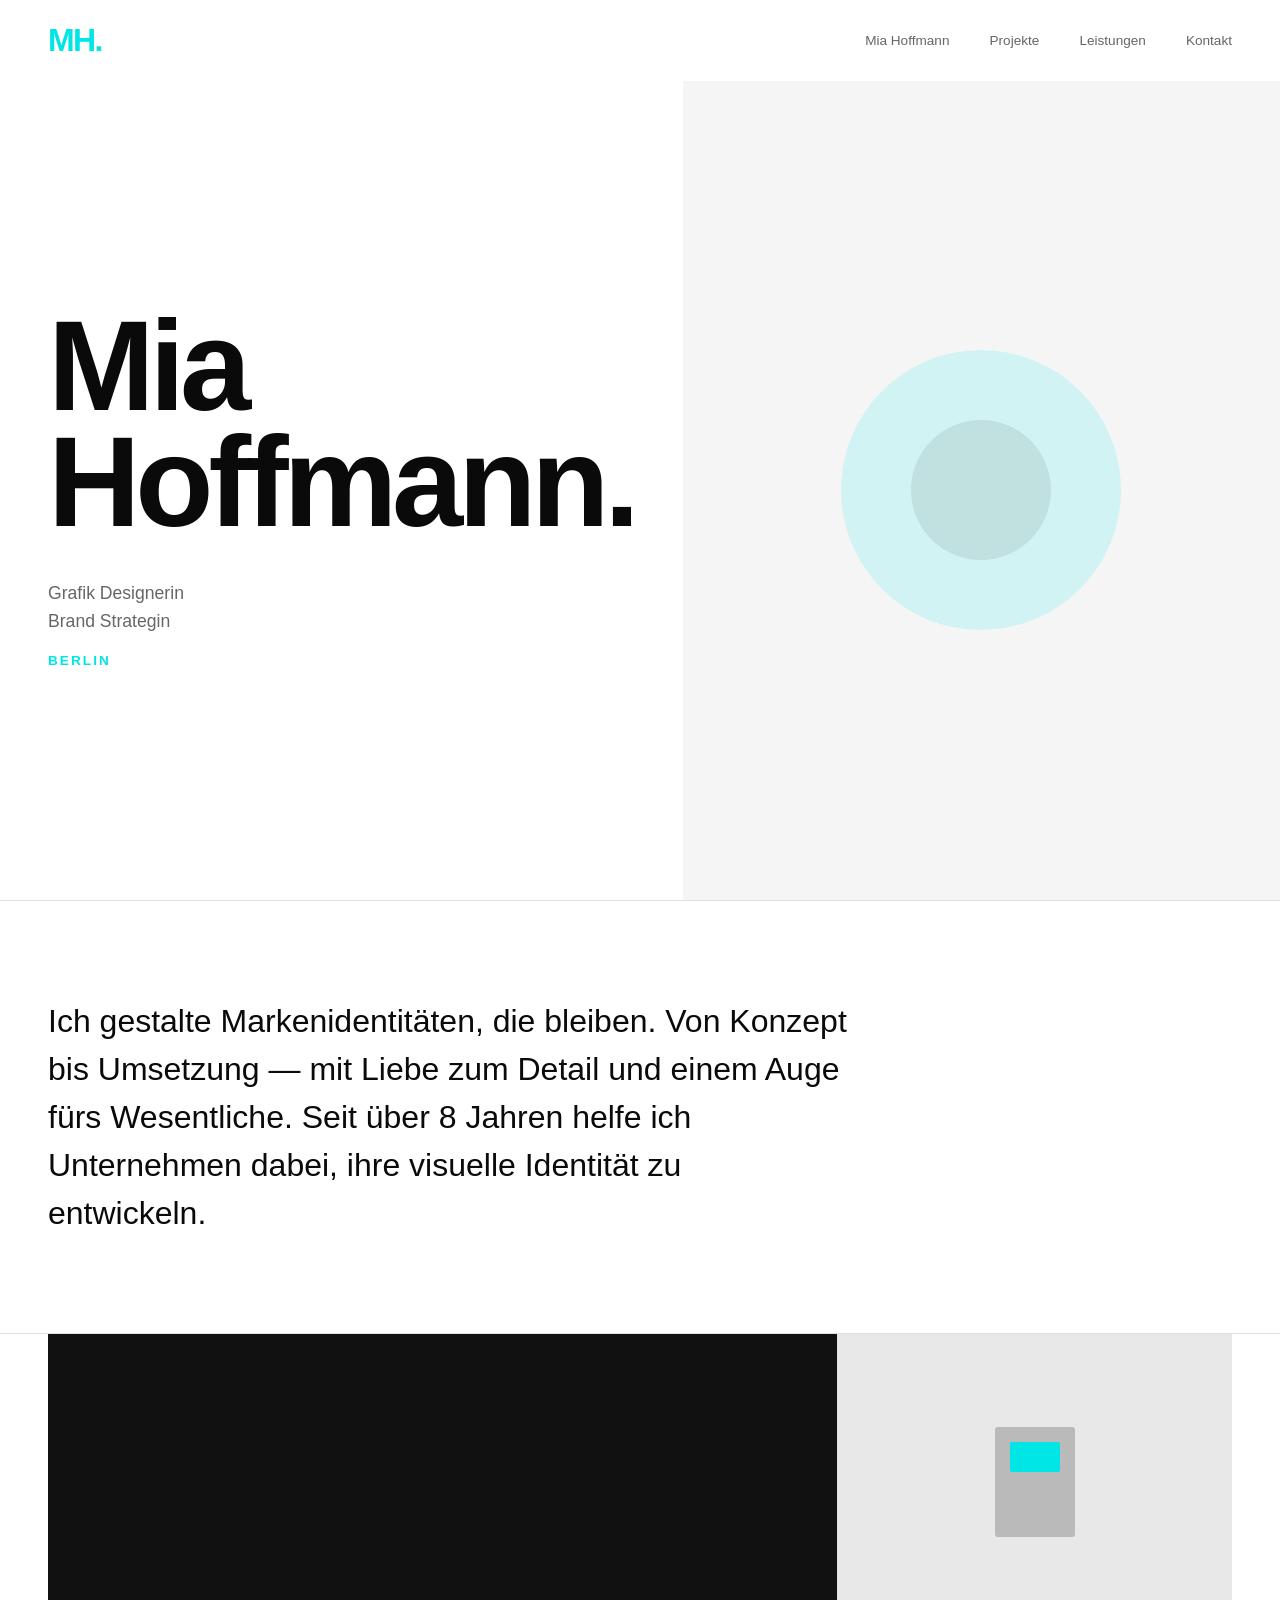
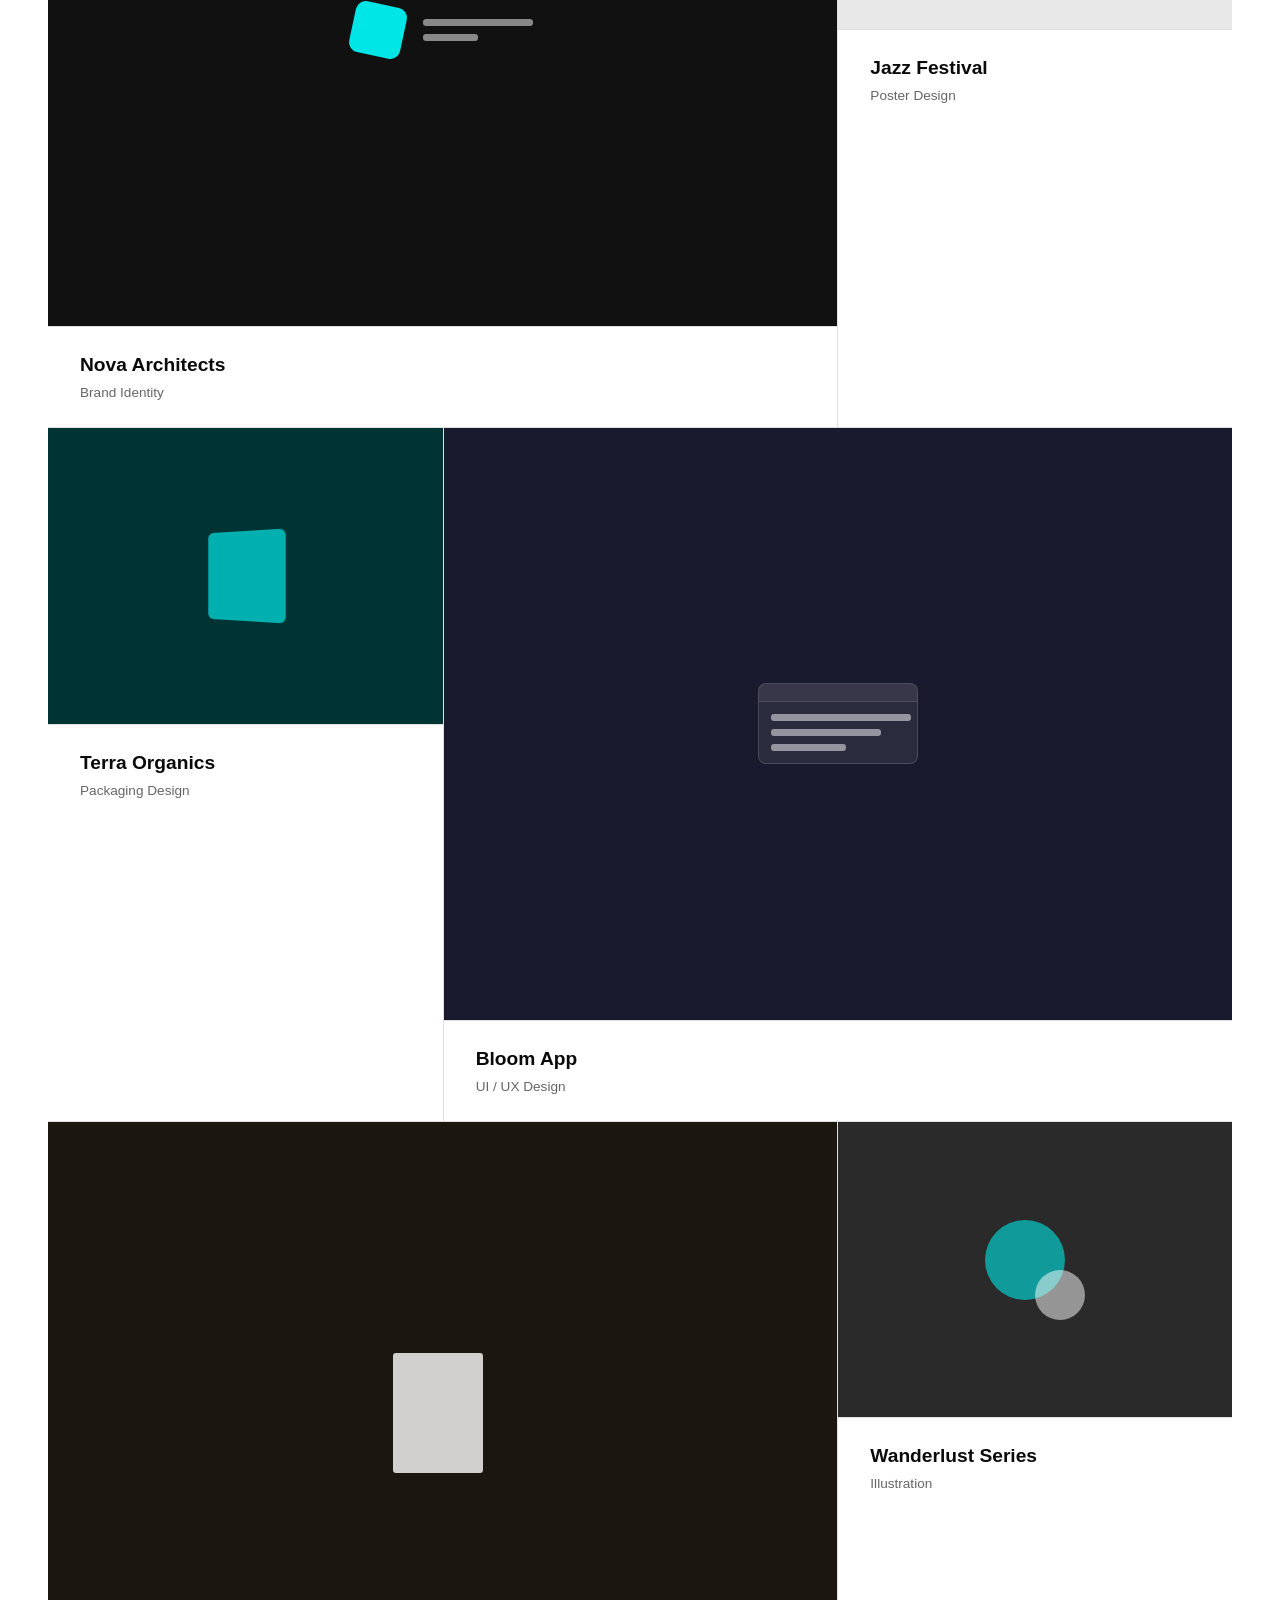
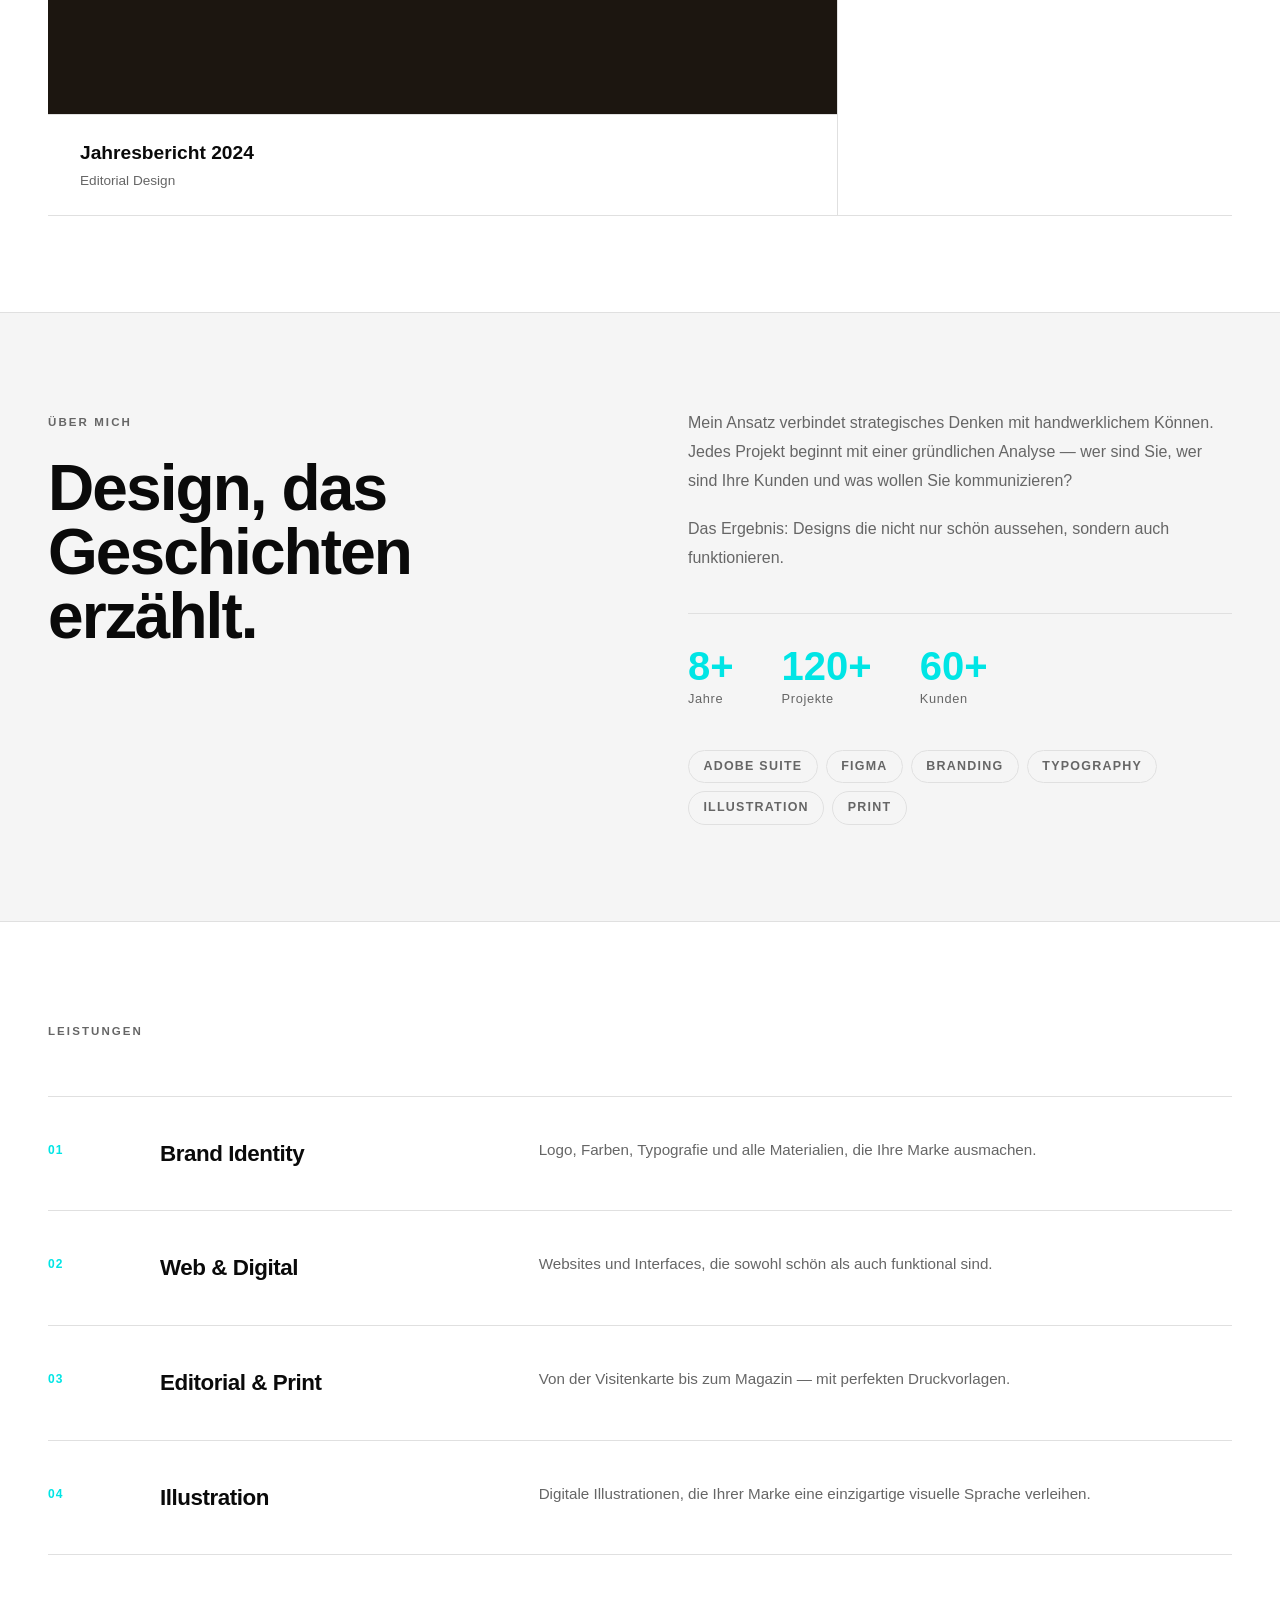
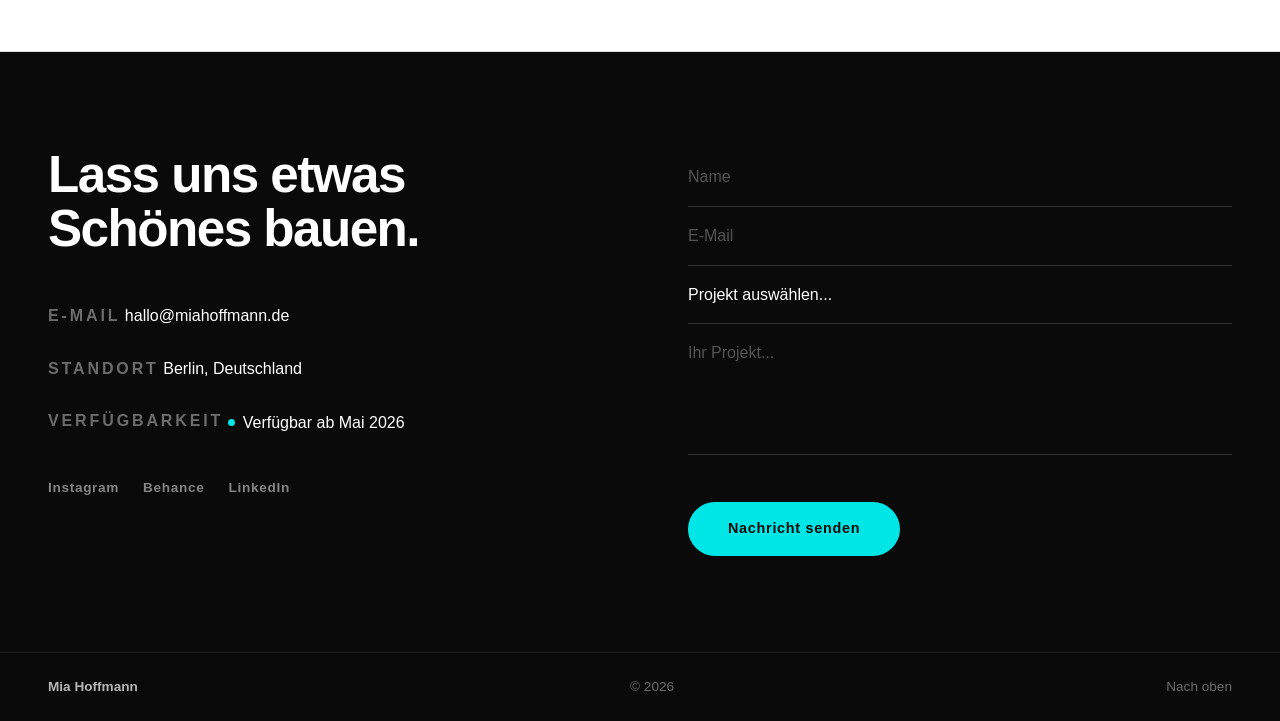
<file: index.html>
<!DOCTYPE html>
<html lang="de">
<head>
  <meta charset="UTF-8" />
  <meta name="viewport" content="width=device-width, initial-scale=1.0" />
  <title>Mia Hoffmann — Grafik Design</title>
  <link rel="stylesheet" href="style.css" />
</head>
<body>

  <!-- Navigation -->
  <nav class="nav">
    <a href="#" class="nav-logo">MH.</a>
    <ul class="nav-links">
      <li><a href="#about">Mia Hoffmann</a></li>
      <li><a href="#work">Projekte</a></li>
      <li><a href="#services">Leistungen</a></li>
      <li><a href="#contact">Kontakt</a></li>
    </ul>
    <button class="nav-toggle" id="navToggle" aria-label="Menü">
      <span></span><span></span>
    </button>
  </nav>

  <!-- Hero -->
  <section class="hero">
    <div class="hero-left">
      <h1 class="hero-title">Mia<br>Hoffmann.</h1>
      <p class="hero-sub">Grafik Designerin<br>Brand Strategin</p>
      <p class="hero-location">Berlin</p>
    </div>
    <div class="hero-right">
      <div class="hero-visual">
        <div class="hero-shape-big"></div>
        <div class="hero-shape-small"></div>
      </div>
    </div>
  </section>

  <!-- Intro text -->
  <section class="intro">
    <div class="intro-inner">
      <p>Ich gestalte Markenidentitäten, die bleiben. Von Konzept bis Umsetzung — mit Liebe zum Detail und einem Auge fürs Wesentliche. Seit über 8 Jahren helfe ich Unternehmen dabei, ihre visuelle Identität zu entwickeln.</p>
    </div>
  </section>

  <!-- Work -->
  <section class="work" id="work">
    <div class="work-inner">

      <div class="work-row">
        <div class="work-item work-item--large">
          <div class="work-img work-img--dark">
            <div class="mock-center">
              <div class="mock-logo-big">
                <div class="mock-icon-rect"></div>
                <div class="mock-lines">
                  <div class="mock-line mock-line--lg"></div>
                  <div class="mock-line mock-line--sm"></div>
                </div>
              </div>
            </div>
          </div>
          <div class="work-meta">
            <h3>Nova Architects</h3>
            <p>Brand Identity</p>
          </div>
        </div>
        <div class="work-item work-item--small">
          <div class="work-img work-img--light">
            <div class="mock-center">
              <div class="mock-poster-shape"></div>
            </div>
          </div>
          <div class="work-meta">
            <h3>Jazz Festival</h3>
            <p>Poster Design</p>
          </div>
        </div>
      </div>

      <div class="work-row work-row--reverse">
        <div class="work-item work-item--small">
          <div class="work-img work-img--cyan">
            <div class="mock-center">
              <div class="mock-package"></div>
            </div>
          </div>
          <div class="work-meta">
            <h3>Terra Organics</h3>
            <p>Packaging Design</p>
          </div>
        </div>
        <div class="work-item work-item--large">
          <div class="work-img work-img--mid">
            <div class="mock-center">
              <div class="mock-screen-frame">
                <div class="mock-screen-top"></div>
                <div class="mock-screen-body">
                  <div class="mock-line mock-line--full"></div>
                  <div class="mock-line mock-line--lg"></div>
                  <div class="mock-line mock-line--med"></div>
                </div>
              </div>
            </div>
          </div>
          <div class="work-meta">
            <h3>Bloom App</h3>
            <p>UI / UX Design</p>
          </div>
        </div>
      </div>

      <div class="work-row">
        <div class="work-item work-item--large">
          <div class="work-img work-img--warm">
            <div class="mock-center">
              <div class="mock-book-stack">
                <div class="mock-book-item"></div>
                <div class="mock-book-item mock-book-item--2"></div>
                <div class="mock-book-item mock-book-item--3"></div>
              </div>
            </div>
          </div>
          <div class="work-meta">
            <h3>Jahresbericht 2024</h3>
            <p>Editorial Design</p>
          </div>
        </div>
        <div class="work-item work-item--small">
          <div class="work-img work-img--neutral">
            <div class="mock-center">
              <div class="mock-illo-simple">
                <div class="mock-circle-big"></div>
                <div class="mock-circle-small"></div>
              </div>
            </div>
          </div>
          <div class="work-meta">
            <h3>Wanderlust Series</h3>
            <p>Illustration</p>
          </div>
        </div>
      </div>

    </div>
  </section>

  <!-- About -->
  <section class="about" id="about">
    <div class="about-inner">
      <div class="about-left">
        <span class="label">Über mich</span>
        <h2>Design, das<br>Geschichten<br>erzählt.</h2>
      </div>
      <div class="about-right">
        <p>Mein Ansatz verbindet strategisches Denken mit handwerklichem Können. Jedes Projekt beginnt mit einer gründlichen Analyse — wer sind Sie, wer sind Ihre Kunden und was wollen Sie kommunizieren?</p>
        <p>Das Ergebnis: Designs die nicht nur schön aussehen, sondern auch funktionieren.</p>
        <div class="about-stats">
          <div class="stat">
            <span class="stat-n">8+</span>
            <span class="stat-l">Jahre</span>
          </div>
          <div class="stat">
            <span class="stat-n">120+</span>
            <span class="stat-l">Projekte</span>
          </div>
          <div class="stat">
            <span class="stat-n">60+</span>
            <span class="stat-l">Kunden</span>
          </div>
        </div>
        <div class="skills">
          <span>Adobe Suite</span>
          <span>Figma</span>
          <span>Branding</span>
          <span>Typography</span>
          <span>Illustration</span>
          <span>Print</span>
        </div>
      </div>
    </div>
  </section>

  <!-- Services -->
  <section class="services" id="services">
    <div class="services-inner">
      <div class="services-header">
        <span class="label">Leistungen</span>
      </div>
      <div class="services-list">
        <div class="service-row">
          <span class="service-num">01</span>
          <h3>Brand Identity</h3>
          <p>Logo, Farben, Typografie und alle Materialien, die Ihre Marke ausmachen.</p>
        </div>
        <div class="service-row">
          <span class="service-num">02</span>
          <h3>Web &amp; Digital</h3>
          <p>Websites und Interfaces, die sowohl schön als auch funktional sind.</p>
        </div>
        <div class="service-row">
          <span class="service-num">03</span>
          <h3>Editorial &amp; Print</h3>
          <p>Von der Visitenkarte bis zum Magazin — mit perfekten Druckvorlagen.</p>
        </div>
        <div class="service-row">
          <span class="service-num">04</span>
          <h3>Illustration</h3>
          <p>Digitale Illustrationen, die Ihrer Marke eine einzigartige visuelle Sprache verleihen.</p>
        </div>
      </div>
    </div>
  </section>

  <!-- Contact -->
  <section class="contact" id="contact">
    <div class="contact-inner">
      <div class="contact-left">
        <h2>Lass uns etwas<br>Schönes bauen.</h2>
        <div class="contact-details">
          <div class="cdet">
            <span class="label">E-Mail</span>
            <a href="mailto:hallo@miahoffmann.de">hallo@miahoffmann.de</a>
          </div>
          <div class="cdet">
            <span class="label">Standort</span>
            <span>Berlin, Deutschland</span>
          </div>
          <div class="cdet">
            <span class="label">Verfügbarkeit</span>
            <span class="avail">Verfügbar ab Mai 2026</span>
          </div>
        </div>
        <div class="social-links">
          <a href="#">Instagram</a>
          <a href="#">Behance</a>
          <a href="#">LinkedIn</a>
        </div>
      </div>
      <form class="contact-form" id="contactForm">
        <div class="form-group">
          <input type="text" placeholder="Name" required />
        </div>
        <div class="form-group">
          <input type="email" placeholder="E-Mail" required />
        </div>
        <div class="form-group">
          <select>
            <option value="">Projekt auswählen...</option>
            <option>Brand Identity</option>
            <option>Web &amp; Digital</option>
            <option>Editorial &amp; Print</option>
            <option>Illustration</option>
          </select>
        </div>
        <div class="form-group">
          <textarea rows="5" placeholder="Ihr Projekt..." required></textarea>
        </div>
        <button type="submit" class="btn-send">Nachricht senden</button>
      </form>
    </div>
  </section>

  <!-- Footer -->
  <footer class="footer">
    <span class="footer-logo">Mia Hoffmann</span>
    <span class="footer-copy">&copy; 2026</span>
    <a href="#" id="backTop" class="footer-top">Nach oben</a>
  </footer>

  <script src="script.js"></script>
</body>
</html>
</file>
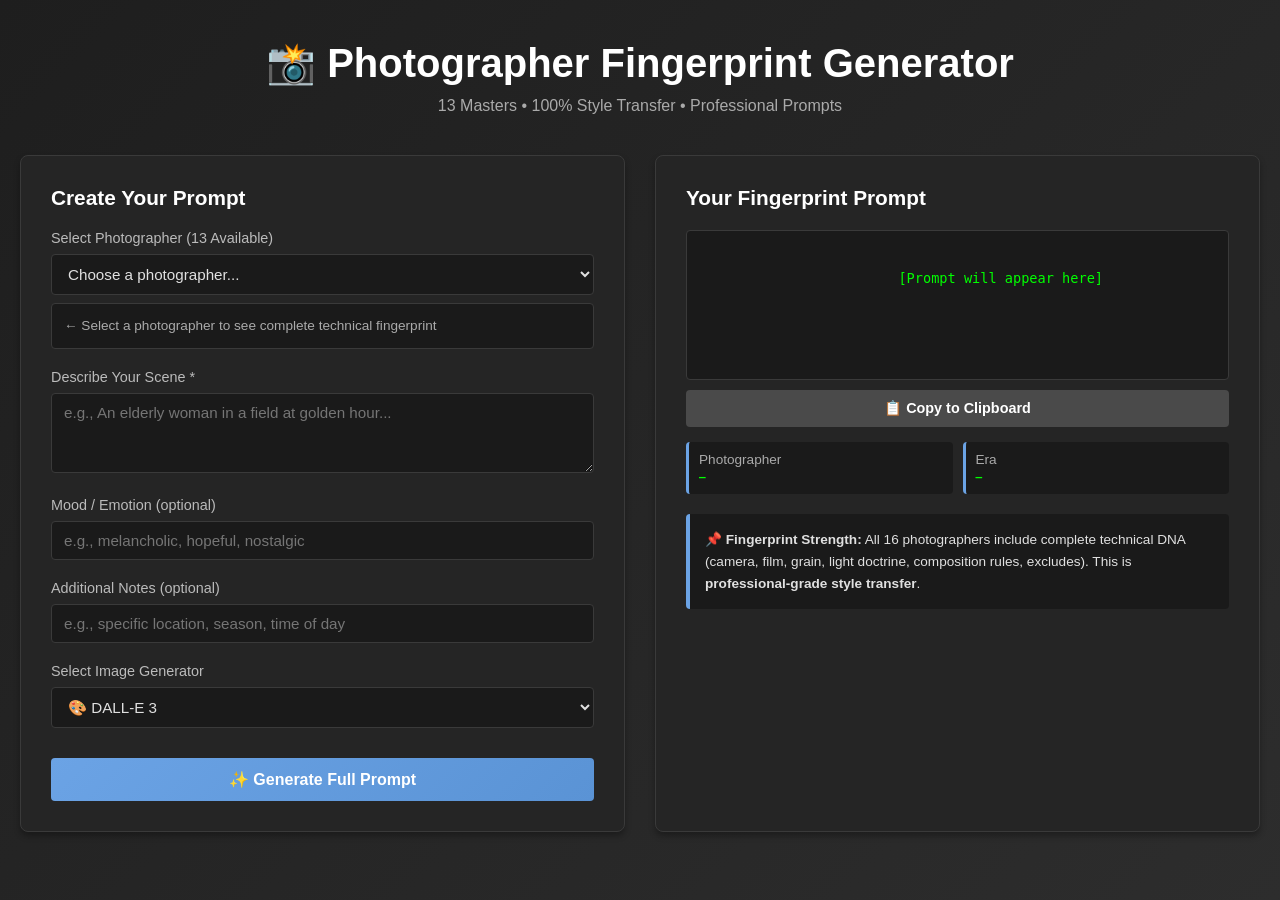
<file: photographer-fingerprint.html>
<!DOCTYPE html>
<html lang="en">
<head>
    <meta charset="UTF-8">
    <meta name="viewport" content="width=device-width, initial-scale=1.0">
    <title>Photographer Fingerprint Generator — 16 Masters</title>
    <style>
        * {
            margin: 0;
            padding: 0;
            box-sizing: border-box;
        }

        body {
            font-family: -apple-system, BlinkMacSystemFont, 'Segoe UI', Roboto, Oxygen, Ubuntu, sans-serif;
            background: linear-gradient(135deg, #1e1e1e 0%, #2d2d2d 100%);
            color: #e0e0e0;
            min-height: 100vh;
            padding: 20px;
        }

        .container {
            max-width: 1400px;
            margin: 0 auto;
        }

        header {
            text-align: center;
            margin-bottom: 40px;
            padding-top: 20px;
        }

        h1 {
            font-size: 2.5em;
            margin-bottom: 10px;
            color: #fff;
            font-weight: 700;
        }

        .subtitle {
            font-size: 1em;
            color: #aaa;
            font-weight: 300;
        }

        .content {
            display: grid;
            grid-template-columns: 1fr 1fr;
            gap: 30px;
            margin-bottom: 40px;
        }

        .panel {
            background: #252525;
            border: 1px solid #3a3a3a;
            border-radius: 8px;
            padding: 30px;
            box-shadow: 0 4px 6px rgba(0, 0, 0, 0.3);
        }

        .panel h2 {
            font-size: 1.3em;
            margin-bottom: 20px;
            color: #fff;
            font-weight: 600;
        }

        .form-group {
            margin-bottom: 20px;
        }

        label {
            display: block;
            margin-bottom: 8px;
            font-size: 0.9em;
            font-weight: 500;
            color: #bbb;
        }

        select, input[type="text"], textarea {
            width: 100%;
            padding: 10px 12px;
            background: #1a1a1a;
            border: 1px solid #3a3a3a;
            border-radius: 4px;
            color: #e0e0e0;
            font-size: 0.95em;
            font-family: inherit;
            transition: border-color 0.2s;
        }

        select:focus, input:focus, textarea:focus {
            outline: none;
            border-color: #6ba3e5;
            box-shadow: 0 0 0 3px rgba(107, 163, 229, 0.1);
        }

        textarea {
            min-height: 80px;
            resize: vertical;
        }

        .fingerprint-preview {
            background: #1a1a1a;
            border: 1px solid #3a3a3a;
            border-radius: 4px;
            padding: 12px;
            margin-top: 8px;
            font-size: 0.85em;
            line-height: 1.5;
            color: #aaa;
            max-height: 150px;
            overflow-y: auto;
        }

        button {
            background: linear-gradient(135deg, #6ba3e5 0%, #5a93d5 100%);
            color: white;
            border: none;
            padding: 12px 24px;
            border-radius: 4px;
            font-size: 1em;
            font-weight: 600;
            cursor: pointer;
            transition: all 0.2s;
            width: 100%;
            margin-top: 10px;
        }

        button:hover {
            background: linear-gradient(135deg, #7bb0ed, #6aa3dd);
            transform: translateY(-2px);
            box-shadow: 0 4px 12px rgba(107, 163, 229, 0.3);
        }

        button:active {
            transform: translateY(0);
        }

        .output-section {
            margin-top: 20px;
        }

        .prompt-box {
            background: #1a1a1a;
            border: 1px solid #3a3a3a;
            border-radius: 4px;
            padding: 15px;
            min-height: 150px;
            line-height: 1.6;
            white-space: pre-wrap;
            word-break: break-word;
            font-size: 0.85em;
            font-family: 'Monaco', 'Menlo', monospace;
            color: #0f0;
            max-height: 400px;
            overflow-y: auto;
        }

        .copy-btn {
            background: #4a4a4a;
            margin-top: 10px;
            font-size: 0.9em;
            padding: 10px 16px;
        }

        .copy-btn:hover {
            background: #5a5a5a;
        }

        .copy-btn.copied {
            background: #4caf50;
        }

        .metadata {
            display: grid;
            grid-template-columns: 1fr 1fr;
            gap: 10px;
            margin-top: 15px;
            font-size: 0.85em;
        }

        .metadata-item {
            background: #1a1a1a;
            padding: 10px;
            border-radius: 4px;
            border-left: 3px solid #6ba3e5;
        }

        .metadata-label {
            color: #aaa;
            display: block;
            margin-bottom: 2px;
        }

        .metadata-value {
            color: #0f0;
            font-weight: 600;
            font-family: monospace;
        }

        @media (max-width: 768px) {
            .content {
                grid-template-columns: 1fr;
            }

            h1 {
                font-size: 1.8em;
            }
        }

        .info-box {
            background: #1a1a1a;
            border-left: 4px solid #6ba3e5;
            padding: 15px;
            margin-top: 20px;
            border-radius: 4px;
            font-size: 0.85em;
            line-height: 1.6;
        }
    </style>
</head>
<body>
    <div class="container">
        <header>
            <h1>📸 Photographer Fingerprint Generator</h1>
            <p class="subtitle">13 Masters • 100% Style Transfer • Professional Prompts</p>
        </header>

        <div class="content">
            <!-- LEFT PANEL: INPUT -->
            <div class="panel">
                <h2>Create Your Prompt</h2>

                <div class="form-group">
                    <label for="photographer">Select Photographer (13 Available)</label>
                    <select id="photographer" onchange="updateFingerprint()">
                        <option value="">Choose a photographer...</option>
                    </select>
                    <div class="fingerprint-preview" id="fingerprint"></div>
                </div>

                <div class="form-group">
                    <label for="subject">Describe Your Scene *</label>
                    <textarea id="subject" placeholder="e.g., An elderly woman in a field at golden hour..."></textarea>
                </div>

                <div class="form-group">
                    <label for="mood">Mood / Emotion (optional)</label>
                    <input type="text" id="mood" placeholder="e.g., melancholic, hopeful, nostalgic">
                </div>

                <div class="form-group">
                    <label for="style">Additional Notes (optional)</label>
                    <input type="text" id="style" placeholder="e.g., specific location, season, time of day">
                </div>

                <div class="form-group">
                    <label for="generator">Select Image Generator</label>
                    <select id="generator">
                        <option value="dalle">🎨 DALL-E 3</option>
                        <option value="midjourney">🎬 Midjourney</option>
                        <option value="stable">⚙️ Stable Diffusion 3</option>
                        <option value="nano">⚡ Nano Banana Pro</option>
                        <option value="higgsfield">✨ Higgsfield</option>
                    </select>
                </div>

                <button onclick="generatePrompt()">✨ Generate Full Prompt</button>
            </div>

            <!-- RIGHT PANEL: OUTPUT -->
            <div class="panel">
                <h2>Your Fingerprint Prompt</h2>

                <div class="output-section">
                    <div class="prompt-box" id="promptOutput">
                        [Prompt will appear here]
                    </div>
                    <button class="copy-btn" id="copyBtn" onclick="copyToClipboard()">📋 Copy to Clipboard</button>
                </div>

                <div class="metadata" id="metadata">
                    <div class="metadata-item">
                        <span class="metadata-label">Photographer</span>
                        <span class="metadata-value" id="metaPhotographer">—</span>
                    </div>
                    <div class="metadata-item">
                        <span class="metadata-label">Era</span>
                        <span class="metadata-value" id="metaEra">—</span>
                    </div>
                </div>

                <div class="info-box">
                    <strong>📌 Fingerprint Strength:</strong> All 16 photographers include complete technical DNA (camera, film, grain, light doctrine, composition rules, excludes). This is <strong>professional-grade style transfer</strong>.
                </div>
            </div>
        </div>
    </div>

    <script>
        // COMPLETE PHOTOGRAPHER DATABASE (13 MASTERS)
        const photographers = {
            "webb": {
                "name": "Alex Webb",
                "era": "1960s–present",
                "camera": "Leica M Rangefinder, 35mm",
                "film": "Kodachrome 64 (Color)",
                "grain": "Fine, structured",
                "exposure": "Exposed for highlights → deep shadow",
                "light": "Hard tropical sun (midday), high contrast, deep shadows",
                "composition": "Orderly Chaos — stratified FG/MG/BG depth, dense frame, geometric overlay",
                "color": "Selectively saturated, warm Kodachrome cast, color vibrates in scene",
                "excludes": "NO anamorphic bokeh, NO teal-amber, NO golden-hour, NO diffusion bloom",
                "fingerprint": "Leica rangefinder, Kodachrome, hard tropical sun, stratified depth, orderly chaos composition"
            },
            "salgado": {
                "name": "Sebastião Salgado",
                "era": "1970s–present",
                "camera": "Leica M6 + Pentax 67 (medium format)",
                "film": "Kodak Tri-X 400 (B&W)",
                "grain": "Structured, moderate",
                "exposure": "Shadow detail → deep charcoal",
                "light": "Natural light, directional, high-contrast, monumental, dignifying",
                "composition": "Systemic-monumental, epic scale, shows labor systems at scale",
                "color": "B&W exclusively, high-contrast, rich tonal range",
                "excludes": "NO CGI, NO plastic, NO AI smoothing, NO color, NO artificial light",
                "fingerprint": "Leica/Pentax 67, Tri-X B&W, systemic monumental composition, dignity preserved"
            },
            "soth": {
                "name": "Alec Soth",
                "era": "1990s–present",
                "camera": "8x10 Large-Format (Deardorff, Cambo), 300mm",
                "film": "Kodak Portra 400 (Color)",
                "grain": "Fine, structured",
                "exposure": "Soft, diffuse light",
                "light": "Natural interior/golden hour, soft, diffuse, never harsh",
                "composition": "Straightforward minimalist, threshold spaces, wide DoF, contemplative",
                "color": "Warm natural Portra palette, moderate saturation, rich layered tonality",
                "excludes": "NO dramatic lighting, NO color saturation boost, NO theatrical emotion",
                "fingerprint": "8x10 large-format, Portra 400, soft natural light, threshold spaces, contemplative"
            },
            "maier": {
                "name": "Vivian Maier",
                "era": "1950s–1990s",
                "camera": "Rolleiflex TLR (6x6), later Leica IIIc",
                "film": "Kodak Tri-X (B&W) / Ektachrome (Color)",
                "grain": "Fine to moderate",
                "exposure": "High-contrast B&W or saturated color",
                "light": "Natural street light exclusively, never manipulated",
                "composition": "Waist-level perspective, candid close-up fearless, encounter-based",
                "color": "High-contrast B&W or saturated color, street-found",
                "excludes": "NO posed subjects, NO artificial light, NO melancholic slowness",
                "fingerprint": "Rolleiflex TLR, waist-level perspective, candid encounter, humor + irony"
            },
            "eggleston": {
                "name": "William Eggleston",
                "era": "1960s–present",
                "camera": "Leica M, Canon AE-1",
                "film": "Kodachrome 64, Dye-Transfer",
                "grain": "Fine, vivid",
                "exposure": "High-key bright, democratic",
                "light": "Natural light only, high-key bright, democratic",
                "composition": "Democratic — all subjects equal, meticulous framing under snapshot-casual",
                "color": "Dye-Transfer saturated (vivid, high-key), color IS protagonist",
                "excludes": "NO dramatic lighting, NO narrative arc, NO artificial light",
                "fingerprint": "Kodachrome Dye-Transfer, color democratized, banal objects extraordinary"
            },
            "frank": {
                "name": "Robert Frank",
                "era": "1950s–1970s",
                "camera": "Leica M3 + Nikon S2",
                "film": "B&W high-contrast, fine grain",
                "grain": "Fine but visible, documentary",
                "exposure": "Harsh shadows, available light only",
                "light": "Natural street light, harsh, found, unmanipulated",
                "composition": "Intentional imperfection (blurry, crooked, grainy), candid, quick",
                "color": "B&W exclusively, high-contrast, anti-technical-perfection",
                "excludes": "NO artificial light, NO melodrama, NO anamorphic bokeh, NO explanation",
                "fingerprint": "Leica M3/Nikon, B&W high-contrast, intentional imperfection, Beat sensibility"
            },
            "moriyama": {
                "name": "Daido Moriyama",
                "era": "1960s–present",
                "camera": "Contax G2 compact, shoot from hip",
                "film": "Kodak Tri-X 400 (B&W, high-contrast)",
                "grain": "EXTREME — visible, intentional, philosophical",
                "exposure": "Deep black shadows (near silhouette)",
                "light": "Available + neon + urban street light, hard contrast, Tokyo night",
                "composition": "Are-Bure-Boke (grainy-blurry-out-of-focus), fragmentary, non-hierarchical",
                "color": "B&W exclusively, dramatic black-white separation, no midtone smoothing",
                "excludes": "NO artificial light correction, NO midtone smoothing, NO photographic perfection",
                "fingerprint": "Contax G2, Tri-X extreme grain, Tokyo neon night, are-bure-boke doctrine"
            },
            "drake": {
                "name": "Carolyn Drake",
                "era": "1990s–present",
                "camera": "Digital + Analog hybrid",
                "film": "Color OR B&W project-dependent",
                "grain": "Variable per project",
                "exposure": "Natural, soft, no dramatic contrasts",
                "light": "Indoor-disposed, diffuse, not neon-sharp, warm-toned",
                "composition": "Direct frontal composition, group-focused, collaboration-based",
                "color": "Warm skin tones always, muted or vibrant per narrative",
                "excludes": "NO street-candid, NO dramatic lighting, NO savior-narrative",
                "fingerprint": "Hybrid digital+analog, warm soft light, group collaboration, textile integration"
            },
            "koudelka": {
                "name": "Josef Koudelka",
                "era": "1960s–present",
                "camera": "Exakta → Leica M → Fuji GX617 panoramic",
                "film": "B&W high-contrast, push-processed to 1600-3200 ASA",
                "grain": "Heavy, structured, intentional",
                "exposure": "Deep black shadows with minimal detail",
                "light": "Natural exclusively, directional, sculpting, theater-influenced",
                "composition": "Dramatic precise, strong diagonals, figure isolated in emptiness",
                "color": "B&W exclusively, extreme contrast, few midtones",
                "excludes": "NO color, NO soft diffusion, NO golden-hour, NO snapshot-casual",
                "fingerprint": "Leica M, B&W push-processed extreme grain, diagonal isolation, exile aesthetic"
            },
            "ijewere": {
                "name": "Nadine Ijewere",
                "era": "2000s–present",
                "camera": "Analog film handheld (color)",
                "film": "Color exclusively, warm tones dominant",
                "grain": "Fine, warm film-characteristic",
                "exposure": "Warm, directional, flattering skin lighting",
                "light": "Natural + studio hybrid, warm, skin-first priority",
                "composition": "Anschnitt (deliberate cropping at frame edge), group shots, community-focused",
                "color": "Warm dominant (burnt orange, coral, pink, red, warm blue), saturated but controlled",
                "excludes": "NO B&W, NO cool tones, NO clinical light, NO complete figures cleanly in frame",
                "fingerprint": "Color analog, warm skin-first lighting, anschnitt cropping doctrine, community joy"
            },
            "sundsbø": {
                "name": "Sølve Sundsbø",
                "era": "1990s–present",
                "camera": "Hasselblad digital back, RED Epic (motion)",
                "film": "Digital exclusively, medium-format",
                "grain": "NONE — clean digital, high-resolution",
                "exposure": "Engineered light, dramatic, sculpting",
                "light": "ENGINEERED exclusively, single-light preferred, dramatic, minimal",
                "composition": "Tight cropping to abstraction, body as sculptural form, surreal formula",
                "color": "Trademark saturated (vivid, intense, otherworldly)",
                "excludes": "NO available/natural light as sole, NO analog grain, NO narrative/social-critique",
                "fingerprint": "Hasselblad digital, engineered single light, surreal formula, trompe l'oeil in-camera"
            },
            "åkrans": {
                "name": "Camilla Åkrans",
                "era": "2000s–present",
                "camera": "Digital medium-format",
                "film": "Digital with analog warmth-sensibility",
                "grain": "Clean digital with analog feel",
                "exposure": "Soft luminous, backlight glow/halo",
                "light": "Engineered to feel natural, BACKLIGHT signature, soft-filter diffusion",
                "composition": "Pared-back elegant, woman center-frame, flowers recurring, graphic lines",
                "color": "Vivid elegant, warm skin tones, Scandinavian warmth, rich textile colors",
                "excludes": "NO harsh contrast, NO cold/clinical, NO multi-light complexity, NO documentary detail",
                "fingerprint": "Digital medium-format, backlight+soft-filter (evanescent), feminine gaze, Scandinavian warmth"
            },
            "doisneau": {
                "name": "Robert Doisneau",
                "era": "1930s–1990s",
                "camera": "Rolleiflex TLR (6x6), Leica M3",
                "film": "Tri-X 400 (B&W) / Kodachrome (color)",
                "grain": "Fine, structured, elegant",
                "exposure": "Warm, observational, moderate contrast",
                "light": "Natural preferred (street/available), warm, never harsh-dramatic",
                "composition": "Simple elegant, storytelling, subtly staged spontaneity, Rolleiflex fishing",
                "color": "Mode A: Tri-X warm B&W | Mode B: Kodachrome muted sensitive",
                "excludes": "NO bitterness, NO fragmentary chaos, NO existential emptiness, NO aggressive imperfection",
                "fingerprint": "Rolleiflex 6x6, warm natural light, storytelling humor, tender irony, poetic realism"
            },
            "thies_stanbroke": {
                "name": "Sam Thies – Stanbroke Series",
                "era": "2010s–present",
                "camera": "Leica M + Pentax 67II (35mm + medium format)",
                "film": "Portra 400/800 (Color) + Tri-X 400 (B&W)",
                "grain": "Fine to moderate, warm film characteristic, visible warmth",
                "exposure": "Warm-biased, exposed to preserve golden light luminosity, not blown-out",
                "light": "GOLDEN HOUR OBSESSION — backlighting + volumetric atmospheric light, dust/mist diffusion, silhouette play, warm directional light exclusively",
                "composition": "Minimalist centered, geometric horizon lines, negative space dominance, subjects isolated in landscape, often symmetrical or grid-like",
                "color": "Warm-dominated palette (burnt orange, amber, sepia, warm gold), muted earthy tones, selective B&W for tonal contrast, no cool tones",
                "excludes": "NO cool tones, NO artificial studio light, NO HDR/over-processing, NO oversaturation, NO fashion/glamour approach, NO harsh midday sun",
                "fingerprint": "Leica+67II, Portra warm stock, backlighting mastery, golden hour/dust atmospherics, Americana ranch aesthetic, minimalist composition, nostalgic melancholia"
            },
            "ducati_steel_life": {
                "name": "Nicola Ducati – Steel Life Series",
                "era": "2010s–present",
                "camera": "Canon EOS 5D Mark III + Premium primes (24-70mm f/2.8 range)",
                "film": "Digital color, warm film emulation processing",
                "grain": "Fine to none, warm digital rendering",
                "exposure": "Warm-saturated, high color saturation, exposed to preserve skin tone luminosity",
                "light": "DRAMATIC WARM DIRECTIONAL — hard side-light + industrial ambient (fire-glow, factory light), volumetric light from welding/heat sources, backlight halo effects, no soft diffusion",
                "composition": "Centered dignified portraits with industrial context, direct eye contact, figure anchored in steel/industrial environment, environmental portraiture, often frontal confrontational",
                "color": "RED/BORDEAUX DOMINANT — burnt sienna, warm ochre, golden-amber from fire/heat, dark industrial grays as cool contrast, NO cool tones, hyper-saturated warm palette",
                "excludes": "NO cool tones, NO exploitative narrative, NO soft studio light, NO neutral documentary flatness, NO cinematic blur overuse, NO fashion aesthetics",
                "fingerprint": "Canon 5D+primes, warm digital cinema-look, dramatic side-light mastery, industrial handcraft heroicized, worker dignity preserved, red/warm palette ritual"
            },
            "eder": {
                "name": "Krisztian Eder",
                "era": "2010s–present",
                "camera": "Hasselblad digital + Medium format prime lenses (implied from quality/style)",
                "film": "B&W digital exclusively, high-quality digital rendering",
                "grain": "Fine to imperceptible, clean digital B&W",
                "exposure": "High-key B&W, soft skin tone preservation, gentle contrast",
                "light": "NATURAL LIGHT EXCLUSIVE — soft diffuse windows/ambient, never flash/artificial, northern light preferred, skin-first priority, Eastern European melancholy sensibility",
                "composition": "Fleeting gestures + unscripted moments, candid-adjacent but composed, fashion-documentary hybrid, subjects often off-center/looking away, anti-posed authenticity",
                "color": "B&W EXCLUSIVELY, fine grain structure, rich midtone separation, no blown highlights, charcoal blacks with detail",
                "excludes": "NO color, NO artificial light, NO hyper-glamour, NO male gaze aesthetics, NO over-sharpness, NO styling-heavy fashion, NO studio perfection",
                "fingerprint": "B&W natural-light only, documentary-fashion merge, anti-glamour inclusivity, Eastern European quietude, fleeting-gesture philosophy"
            }
        };

        const photographers_order = [
            "webb", "salgado", "soth", "maier", "eggleston", "frank",
            "moriyama", "drake", "koudelka", "ijewere", "sundsbø", "åkrans", "doisneau", "thies_stanbroke", "ducati_steel_life", "eder"
        ];

        function init() {
            populateSelects();
            updateFingerprint();
        }

        function populateSelects() {
            const photSelect = document.getElementById('photographer');
            photographers_order.forEach(id => {
                const phot = photographers[id];
                const opt = document.createElement('option');
                opt.value = id;
                opt.textContent = `📸 ${phot.name}`;
                photSelect.appendChild(opt);
            });
        }

        function updateFingerprint() {
            const photId = document.getElementById('photographer').value;
            const preview = document.getElementById('fingerprint');

            if (!photId) {
                preview.textContent = '← Select a photographer to see complete technical fingerprint';
                return;
            }

            const phot = photographers[photId];
            preview.textContent = `CAMERA: ${phot.camera}
FILM: ${phot.film}
LIGHT: ${phot.light}
COMPOSITION: ${phot.composition}
COLOR: ${phot.color}
EXCLUDES: ${phot.excludes}`;
        }

        function generatePrompt() {
            const photId = document.getElementById('photographer').value;
            const subject = document.getElementById('subject').value;
            const genId = document.getElementById('generator').value;
            const mood = document.getElementById('mood').value;
            const style = document.getElementById('style').value;

            if (!photId || !subject) {
                alert('Please fill in: Photographer and Scene description');
                return;
            }

            const phot = photographers[photId];
            let prompt = buildPrompt(phot, subject, genId, mood, style);

            document.getElementById('promptOutput').textContent = prompt;
            document.getElementById('metaPhotographer').textContent = phot.name;
            document.getElementById('metaEra').textContent = phot.era;
        }

        function buildPrompt(phot, subject, genId, mood, style) {
            const additionalNotes = mood || style ? `\n[USER NOTES: ${[mood, style].filter(x => x).join(', ')}]` : '';

            let prompt = `═══ PHOTOGRAPHER FINGERPRINT PROMPT ═══
PHOTOGRAPHER: ${phot.name}

═══ SUBJECT ═══
${subject}

═══ TECHNICAL SPECIFICATIONS ═══
Camera: ${phot.camera}
Film/Sensor: ${phot.film}
Grain: ${phot.grain}
Exposure: ${phot.exposure}

═══ LIGHT DOCTRINE ═══
${phot.light}

═══ COMPOSITION ═══
${phot.composition}

═══ COLOR TREATMENT ═══
${phot.color}

═══ CRITICAL EXCLUDES (DO NOT APPLY) ═══
${phot.excludes}${additionalNotes}`;

            if (genId === 'midjourney') {
                prompt += '\n\n--style raw --ar 16:9';
            }

            return prompt;
        }

        function copyToClipboard() {
            const text = document.getElementById('promptOutput').textContent;
            navigator.clipboard.writeText(text).then(() => {
                const btn = document.getElementById('copyBtn');
                btn.textContent = '✅ Copied!';
                btn.classList.add('copied');
                setTimeout(() => {
                    btn.textContent = '📋 Copy to Clipboard';
                    btn.classList.remove('copied');
                }, 2000);
            });
        }

        window.addEventListener('load', init);
    </script>
</body>
</html>
</file>
<file: style.css>
/* ============================================
   RESET & VARIABLES
   ============================================ */
*, *::before, *::after {
  box-sizing: border-box;
  margin: 0;
  padding: 0;
}

:root {
  /* Backgrounds */
  --bg: #ffffff;
  --bg-2: #f5f5f5;
  --bg-dark: #0a0a0a;
  --bg-nav: rgba(255, 255, 255, 0.92);

  /* Text */
  --text: #0a0a0a;
  --text-muted: #666666;
  --text-inverse: #ffffff;
  --text-inverse-muted: rgba(255, 255, 255, 0.4);
  --text-inverse-dim: rgba(255, 255, 255, 0.3);

  /* Accent */
  --accent: #00e5e5;
  --accent-success: #00c896;

  /* Borders */
  --border: #e0e0e0;
  --border-dark: rgba(255, 255, 255, 0.08);
  --border-dark-mid: rgba(255, 255, 255, 0.15);

  /* Typography */
  --font: 'Helvetica Neue', Helvetica, Arial, sans-serif;

  /* Spacing / Shape */
  --radius-pill: 100px;
  --radius-sm: 3px;
  --radius-md: 6px;
  --radius-lg: 8px;
  --radius-xl: 10px;

  /* Transitions */
  --transition: 0.2s;
  --transition-slow: 0.3s;
  --transition-ease: 0.8s ease;

  /* Work image backgrounds */
  --work-dark: #111111;
  --work-light: #e8e8e8;
  --work-cyan: #003333;
  --work-mid: #1a1a2e;
  --work-warm: #1c1610;
  --work-neutral: #2a2a2a;

  /* Footer / on-dark highlights */
  --text-inverse-soft: rgba(255, 255, 255, 0.7);
}

html { scroll-behavior: smooth; }

body {
  font-family: var(--font);
  background: var(--bg);
  color: var(--text);
  line-height: 1.5;
  overflow-x: hidden;
}

a { text-decoration: none; color: inherit; }
ul { list-style: none; }
button { cursor: pointer; border: none; background: none; font: inherit; }

/* ============================================
   LABEL
   ============================================ */
.label {
  display: inline-block;
  font-size: 0.72rem;
  font-weight: 700;
  letter-spacing: 0.18em;
  text-transform: uppercase;
  color: var(--text-muted);
  margin-bottom: 1.5rem;
}

/* ============================================
   NAVIGATION
   ============================================ */
.nav {
  position: fixed;
  top: 0;
  left: 0;
  right: 0;
  z-index: 100;
  display: flex;
  align-items: center;
  padding: 1.5rem 3rem;
  background: var(--bg-nav);
  backdrop-filter: blur(12px);
  -webkit-backdrop-filter: blur(12px);
  border-bottom: 1px solid transparent;
  transition: border-color var(--transition-slow);
}

.nav.scrolled {
  border-bottom-color: var(--border);
}

.nav-logo {
  font-size: 2rem;
  font-weight: 900;
  color: var(--accent);
  letter-spacing: -0.05em;
  margin-right: auto;
  line-height: 1;
}

.nav-links {
  display: flex;
  gap: 2.5rem;
}

.nav-links a {
  font-size: 0.85rem;
  font-weight: 500;
  color: var(--text-muted);
  transition: color var(--transition);
}

.nav-links a:hover { color: var(--text); }

.nav-toggle {
  display: none;
  flex-direction: column;
  gap: 6px;
  padding: 4px;
}

.nav-toggle span {
  display: block;
  width: 22px;
  height: 1.5px;
  background: var(--text);
  transition: 0.3s;
}

/* ============================================
   HERO
   ============================================ */
.hero {
  min-height: 100vh;
  display: grid;
  grid-template-columns: 1fr 1fr;
  padding-top: 5rem;
}

.hero-left {
  display: flex;
  flex-direction: column;
  justify-content: center;
  padding: 4rem 3rem 4rem 3rem;
}

.hero-title {
  font-size: clamp(5rem, 10vw, 9rem);
  font-weight: 900;
  line-height: 0.9;
  letter-spacing: -0.04em;
  margin-bottom: 2.5rem;
  animation: fadeUp 0.9s 0.1s both;
}

.hero-sub {
  font-size: 1.1rem;
  font-weight: 400;
  color: var(--text-muted);
  line-height: 1.6;
  margin-bottom: 1rem;
  animation: fadeUp 0.9s 0.3s both;
}

.hero-location {
  font-size: 0.85rem;
  font-weight: 700;
  letter-spacing: 0.15em;
  text-transform: uppercase;
  color: var(--accent);
  animation: fadeUp 0.9s 0.5s both;
}

.hero-right {
  background: var(--bg-2);
  display: flex;
  align-items: center;
  justify-content: center;
  position: relative;
  overflow: hidden;
}

.hero-visual {
  position: relative;
  width: 300px;
  height: 300px;
}

.hero-shape-big {
  position: absolute;
  width: 280px;
  height: 280px;
  background: var(--accent);
  border-radius: 50%;
  top: 50%;
  left: 50%;
  transform: translate(-50%, -50%);
  opacity: 0.15;
  animation: pulse-slow 4s ease-in-out infinite;
}

.hero-shape-small {
  position: absolute;
  width: 140px;
  height: 140px;
  background: var(--text);
  border-radius: 50%;
  top: 50%;
  left: 50%;
  transform: translate(-50%, -50%);
  opacity: 0.08;
  animation: pulse-slow 4s ease-in-out infinite 1s;
}

/* ============================================
   INTRO
   ============================================ */
.intro {
  padding: 6rem 3rem;
  border-top: 1px solid var(--border);
}

.intro-inner {
  max-width: 800px;
}

.intro-inner p {
  font-size: clamp(1.3rem, 2.5vw, 2rem);
  font-weight: 400;
  line-height: 1.5;
  color: var(--text);
}

/* ============================================
   WORK
   ============================================ */
.work {
  padding: 0 3rem 6rem;
  border-top: 1px solid var(--border);
}

.work-inner {
  display: flex;
  flex-direction: column;
  gap: 0;
}

.work-row {
  display: grid;
  grid-template-columns: 2fr 1fr;
  border-bottom: 1px solid var(--border);
}

.work-row--reverse {
  grid-template-columns: 1fr 2fr;
}

.work-item {
  cursor: pointer;
  transition: background var(--transition-slow);
}

.work-item:hover {
  background: var(--bg-2);
}

.work-item + .work-item {
  border-left: 1px solid var(--border);
}

.work-row--reverse .work-item + .work-item {
  border-left: 1px solid var(--border);
}

.work-img {
  aspect-ratio: 4/3;
  display: flex;
  align-items: center;
  justify-content: center;
  position: relative;
  overflow: hidden;
}

.work-img--dark   { background: var(--work-dark); }
.work-img--light  { background: var(--work-light); }
.work-img--cyan   { background: var(--work-cyan); }
.work-img--mid    { background: var(--work-mid); }
.work-img--warm   { background: var(--work-warm); }
.work-img--neutral{ background: var(--work-neutral); }

.work-meta {
  padding: 1.5rem 2rem;
  border-top: 1px solid var(--border);
}

.work-meta h3 {
  font-size: 1.2rem;
  font-weight: 700;
  margin-bottom: 0.2rem;
}

.work-meta p {
  font-size: 0.85rem;
  color: var(--text-muted);
}

/* Mockups */
.mock-center {
  display: flex;
  align-items: center;
  justify-content: center;
  width: 100%;
  height: 100%;
}

.mock-logo-big {
  display: flex;
  align-items: center;
  gap: 1.2rem;
}

.mock-icon-rect {
  width: 52px;
  height: 52px;
  background: var(--accent);
  border-radius: var(--radius-xl);
  transform: rotate(12deg);
}

.mock-lines {
  display: flex;
  flex-direction: column;
  gap: 8px;
}

.mock-line {
  background: rgba(255,255,255,0.5);
  border-radius: var(--radius-sm);
  height: 7px;
}

.mock-line--lg   { width: 110px; }
.mock-line--med  { width: 75px; }
.mock-line--sm   { width: 55px; }
.mock-line--full { width: 140px; }

.mock-poster-shape {
  width: 80px;
  height: 110px;
  background: rgba(0,0,0,0.2);
  border-radius: var(--radius-sm);
  position: relative;
}

.mock-poster-shape::after {
  content: '';
  position: absolute;
  top: 15px;
  left: 15px;
  right: 15px;
  height: 30px;
  background: var(--accent);
  border-radius: 2px;
}

.mock-package {
  width: 80px;
  height: 90px;
  background: var(--accent);
  border-radius: var(--radius-md);
  opacity: 0.7;
  transform: perspective(200px) rotateY(-15deg);
}

.mock-screen-frame {
  width: 160px;
  background: rgba(255,255,255,0.08);
  border-radius: var(--radius-lg);
  overflow: hidden;
  border: 1.5px solid var(--border-dark-mid);
}

.mock-screen-top {
  height: 18px;
  background: rgba(255,255,255,0.06);
  border-bottom: 1px solid rgba(255,255,255,0.1);
}

.mock-screen-body {
  padding: 12px;
  display: flex;
  flex-direction: column;
  gap: 8px;
}

.mock-book-stack {
  position: relative;
  width: 100px;
  height: 130px;
}

.mock-book-item {
  position: absolute;
  width: 90px;
  height: 120px;
  background: rgba(255,255,255,0.8);
  border-radius: var(--radius-sm);
  top: 0;
  left: 0;
}

.mock-book-item--2 {
  background: rgba(255,255,255,0.5);
  top: 5px;
  left: 5px;
  z-index: -1;
}

.mock-book-item--3 {
  background: rgba(255,255,255,0.2);
  top: 10px;
  left: 10px;
  z-index: -2;
}

.mock-illo-simple {
  position: relative;
  width: 100px;
  height: 100px;
}

.mock-circle-big {
  width: 80px;
  height: 80px;
  border-radius: 50%;
  background: var(--accent);
  opacity: 0.6;
  position: absolute;
  top: 0;
  left: 0;
}

.mock-circle-small {
  width: 50px;
  height: 50px;
  border-radius: 50%;
  background: rgba(255,255,255,0.5);
  position: absolute;
  bottom: 0;
  right: 0;
}

/* ============================================
   ABOUT
   ============================================ */
.about {
  padding: 6rem 3rem;
  border-top: 1px solid var(--border);
  background: var(--bg-2);
}

.about-inner {
  display: grid;
  grid-template-columns: 1fr 1fr;
  gap: 6rem;
  align-items: start;
}

.about-left h2 {
  font-size: clamp(2.5rem, 5vw, 4.5rem);
  font-weight: 900;
  line-height: 1;
  letter-spacing: -0.03em;
}

.about-right p {
  font-size: 1rem;
  color: var(--text-muted);
  line-height: 1.8;
  margin-bottom: 1.2rem;
}

.about-stats {
  display: flex;
  gap: 3rem;
  margin: 2.5rem 0;
  padding-top: 2rem;
  border-top: 1px solid var(--border);
}

.stat-n {
  display: block;
  font-size: 2.5rem;
  font-weight: 900;
  color: var(--accent);
  line-height: 1;
}

.stat-l {
  font-size: 0.8rem;
  color: var(--text-muted);
  letter-spacing: 0.05em;
}

.skills {
  display: flex;
  flex-wrap: wrap;
  gap: 0.5rem;
  margin-top: 1rem;
}

.skills span {
  font-size: 0.78rem;
  font-weight: 600;
  letter-spacing: 0.1em;
  text-transform: uppercase;
  color: var(--text-muted);
  padding: 0.4rem 0.9rem;
  border: 1px solid var(--border);
  border-radius: var(--radius-pill);
  transition: var(--transition);
}

.skills span:hover {
  border-color: var(--accent);
  color: var(--text);
}

/* ============================================
   SERVICES
   ============================================ */
.services {
  padding: 6rem 3rem;
  border-top: 1px solid var(--border);
}

.services-header {
  margin-bottom: 0;
  padding-bottom: 2rem;
  border-bottom: 1px solid var(--border);
}

.service-row {
  display: grid;
  grid-template-columns: 80px 1fr 2fr;
  align-items: start;
  gap: 2rem;
  padding: 2.5rem 0;
  border-bottom: 1px solid var(--border);
  transition: background 0.2s;
}

.service-row:hover {
  background: var(--bg-2);
  padding-left: 1rem;
  padding-right: 1rem;
  margin: 0 -1rem;
}

.service-num {
  font-size: 0.75rem;
  font-weight: 700;
  color: var(--accent);
  letter-spacing: 0.1em;
  padding-top: 4px;
}

.service-row h3 {
  font-size: 1.4rem;
  font-weight: 700;
  letter-spacing: -0.02em;
}

.service-row p {
  font-size: 0.95rem;
  color: var(--text-muted);
  line-height: 1.7;
}

/* ============================================
   CONTACT
   ============================================ */
.contact {
  padding: 6rem 3rem;
  border-top: 1px solid var(--border);
  background: var(--bg-dark);
  color: var(--text-inverse);
}

.contact-inner {
  display: grid;
  grid-template-columns: 1fr 1fr;
  gap: 6rem;
  align-items: start;
}

.contact-left h2 {
  font-size: clamp(2rem, 4vw, 3.5rem);
  font-weight: 900;
  line-height: 1.05;
  letter-spacing: -0.03em;
  margin-bottom: 3rem;
}

.contact-details {
  display: flex;
  flex-direction: column;
  gap: 1.5rem;
  margin-bottom: 2.5rem;
}

.cdet .label {
  color: var(--text-inverse-muted);
  margin-bottom: 0.3rem;
}

.cdet a,
.cdet span {
  font-size: 1rem;
  color: var(--text-inverse);
}

.cdet a:hover { color: var(--accent); }

.avail {
  display: inline-flex;
  align-items: center;
  gap: 0.5rem;
}

.avail::before {
  content: '';
  width: 7px;
  height: 7px;
  background: var(--accent);
  border-radius: 50%;
  display: inline-block;
  animation: blink 2s infinite;
}

.social-links {
  display: flex;
  gap: 1.5rem;
}

.social-links a {
  font-size: 0.85rem;
  font-weight: 600;
  color: rgba(255,255,255,0.5);
  letter-spacing: 0.05em;
  transition: color var(--transition);
}

.social-links a:hover { color: var(--accent); }

/* Form */
.contact-form {
  display: flex;
  flex-direction: column;
  gap: 0;
}

.form-group input,
.form-group select,
.form-group textarea {
  width: 100%;
  background: transparent;
  border: none;
  border-bottom: 1px solid var(--border-dark-mid);
  padding: 1.25rem 0;
  font-size: 1rem;
  color: var(--text-inverse);
  font-family: inherit;
  outline: none;
  transition: border-color var(--transition);
  appearance: none;
  -webkit-appearance: none;
}

.form-group select option { background: var(--bg-dark); color: var(--text-inverse); }

.form-group input::placeholder,
.form-group textarea::placeholder {
  color: var(--text-inverse-dim);
}

.form-group input:focus,
.form-group select:focus,
.form-group textarea:focus {
  border-bottom-color: var(--accent);
}

.form-group textarea { resize: none; }

.btn-send {
  margin-top: 2.5rem;
  align-self: flex-start;
  background: var(--accent);
  color: var(--text);
  font-size: 0.9rem;
  font-weight: 700;
  letter-spacing: 0.05em;
  padding: 1rem 2.5rem;
  border-radius: var(--radius-pill);
  transition: var(--transition);
}

.btn-send:hover {
  opacity: 0.85;
  transform: translateY(-2px);
}

/* ============================================
   FOOTER
   ============================================ */
.footer {
  display: flex;
  align-items: center;
  justify-content: space-between;
  padding: 1.5rem 3rem;
  border-top: 1px solid var(--border-dark);
  background: var(--bg-dark);
  color: var(--text-inverse-muted);
  font-size: 0.85rem;
}

.footer-logo {
  font-weight: 700;
  color: var(--text-inverse-soft);
}

.footer-top:hover { color: var(--accent); }

/* ============================================
   ANIMATIONS
   ============================================ */
@keyframes fadeUp {
  from { opacity: 0; transform: translateY(25px); }
  to   { opacity: 1; transform: translateY(0); }
}

@keyframes pulse-slow {
  0%, 100% { transform: translate(-50%,-50%) scale(1); }
  50%       { transform: translate(-50%,-50%) scale(1.08); }
}

@keyframes blink {
  0%, 100% { opacity: 1; }
  50%       { opacity: 0.3; }
}

.fade-up {
  opacity: 0;
  transform: translateY(30px);
  transition: opacity var(--transition-ease), transform var(--transition-ease);
}

.fade-up.visible {
  opacity: 1;
  transform: translateY(0);
}

/* ============================================
   RESPONSIVE
   ============================================ */
@media (max-width: 900px) {
  .hero { grid-template-columns: 1fr; }
  .hero-right { min-height: 300px; }

  .about-inner,
  .contact-inner { grid-template-columns: 1fr; gap: 3rem; }

  .work-row,
  .work-row--reverse { grid-template-columns: 1fr; }

  .work-item + .work-item { border-left: none; border-top: 1px solid var(--border); }

  .service-row { grid-template-columns: 60px 1fr; }
  .service-row p { display: none; }

  .nav-links {
    display: none;
    position: fixed;
    inset: 0;
    background: var(--bg);
    flex-direction: column;
    align-items: center;
    justify-content: center;
    gap: 2rem;
  }

  .nav-links.open { display: flex; }
  .nav-links a { font-size: 1.4rem; color: var(--text); }
  .nav-toggle { display: flex; position: relative; z-index: 200; }
}

@media (max-width: 600px) {
  .nav { padding: 1.25rem 1.5rem; }
  .hero-left { padding: 3rem 1.5rem; }
  .intro,
  .work,
  .about,
  .services,
  .contact { padding-left: 1.5rem; padding-right: 1.5rem; }
  .footer { padding: 1.25rem 1.5rem; }
  .about-stats { gap: 1.5rem; }
  .service-row { grid-template-columns: 50px 1fr; gap: 1rem; }
}
</file>
